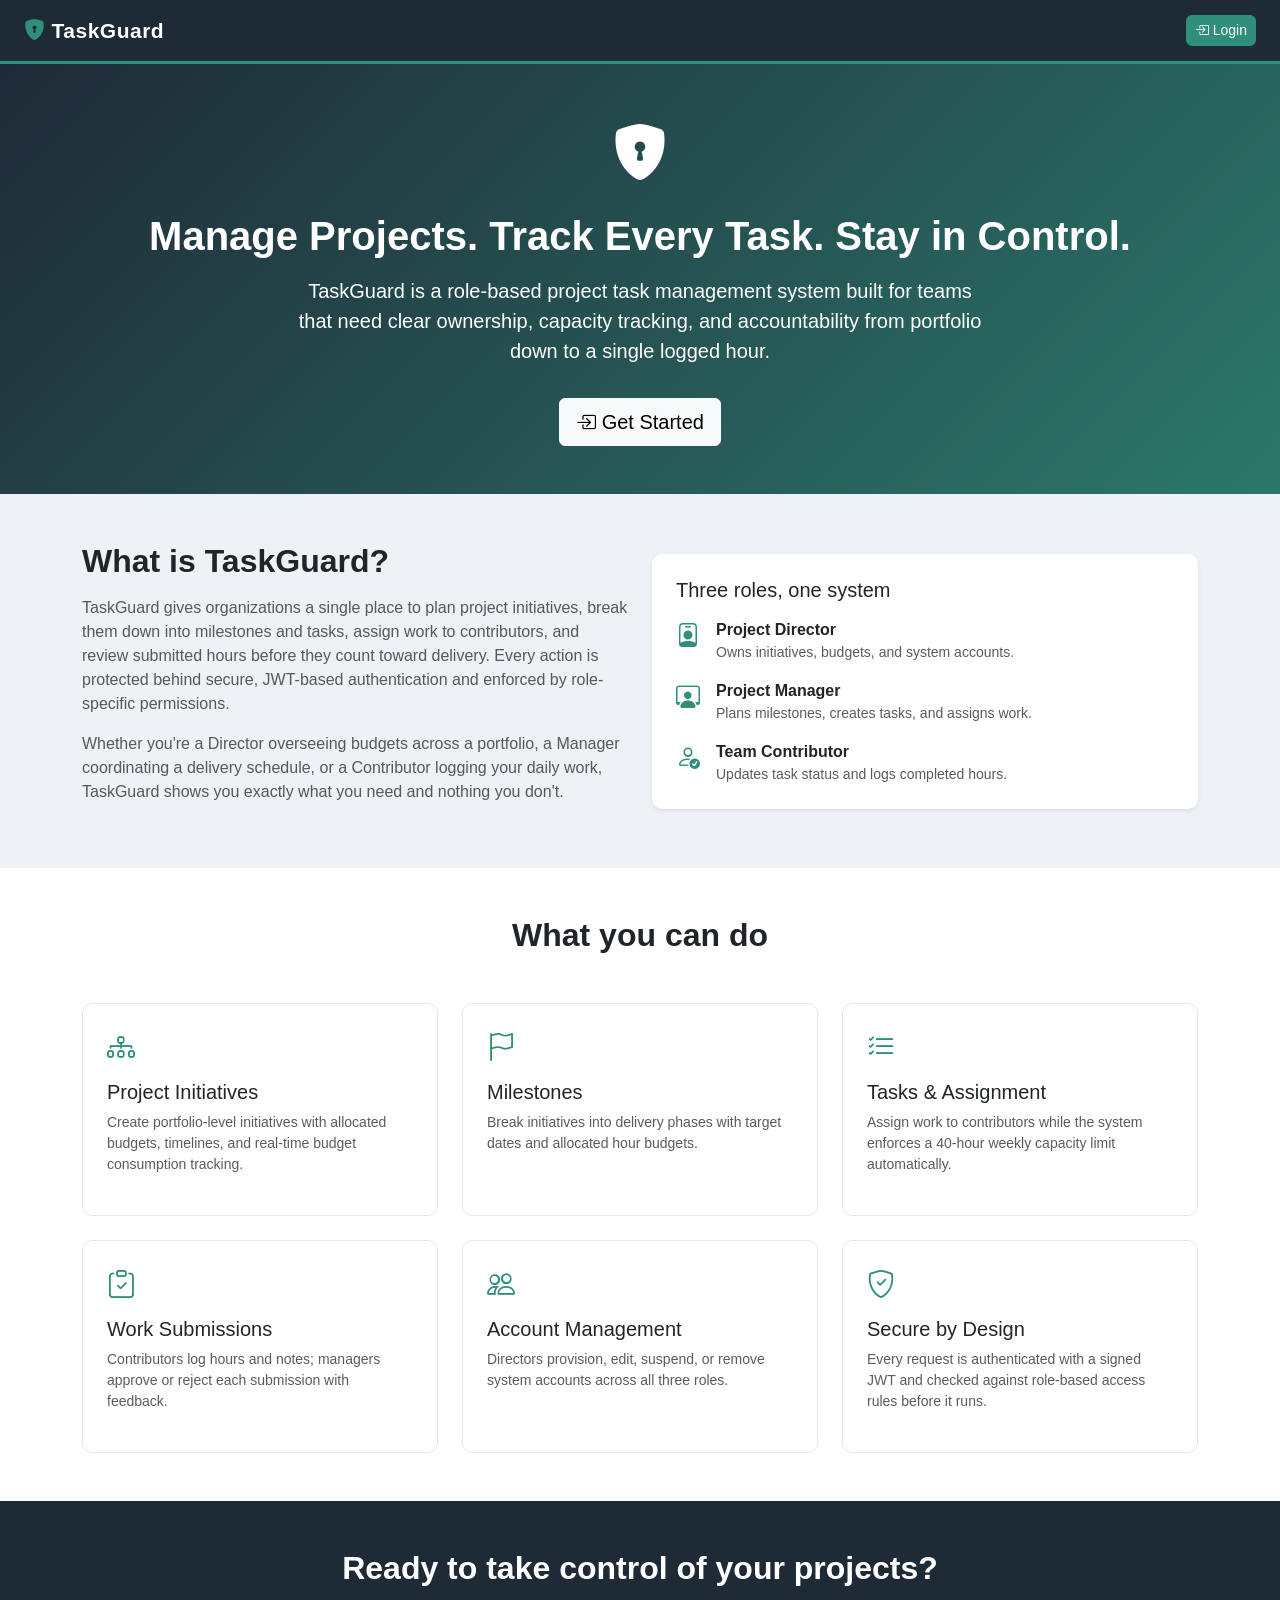
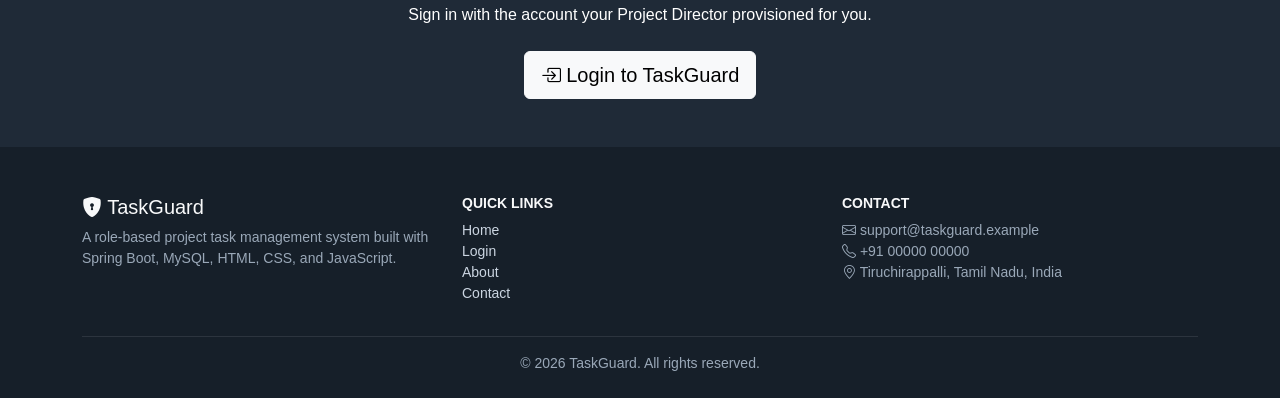
<file: frontend/index.html>
<!DOCTYPE html>
<html lang="en">
<head>
<meta charset="UTF-8">
<meta name="viewport" content="width=device-width, initial-scale=1.0">
<title>TaskGuard - Project Task Management</title>

<link href="https://cdn.jsdelivr.net/npm/bootstrap@5.3.7/dist/css/bootstrap.min.css" rel="stylesheet">
<link href="https://cdn.jsdelivr.net/npm/bootstrap-icons@1.13.1/font/bootstrap-icons.min.css" rel="stylesheet">
<link rel="stylesheet" href="css/style.css">
</head>
<body>

<!-- ================= NAVBAR ================= -->
<nav class="tg-topbar d-flex align-items-center justify-content-between px-4">
    <span class="tg-brand"><i class="bi bi-shield-lock-fill"></i>TaskGuard</span>
    <div>
        <a href="login.html" class="btn btn-brand btn-sm">
            <i class="bi bi-box-arrow-in-right"></i> Login
        </a>
    </div>
</nav>

<!-- ================= HERO ================= -->
<section class="hero-section text-white">
    <div class="container text-center py-5">
        <i class="bi bi-shield-lock-fill hero-icon"></i>
        <h1 class="fw-bold mt-3">Manage Projects. Track Every Task. Stay in Control.</h1>
        <p class="lead mt-3 mx-auto" style="max-width:700px;">
            TaskGuard is a role-based project task management system built for teams that need
            clear ownership, capacity tracking, and accountability from portfolio down to a single
            logged hour.
        </p>
        <a href="login.html" class="btn btn-light btn-lg mt-3">
            <i class="bi bi-box-arrow-in-right"></i> Get Started
        </a>
    </div>
</section>

<!-- ================= ABOUT ================= -->
<section class="container py-5">
    <div class="row align-items-center g-4">
        <div class="col-lg-6">
            <h2 class="fw-bold mb-3">What is TaskGuard?</h2>
            <p class="text-muted">
                TaskGuard gives organizations a single place to plan project initiatives, break them
                down into milestones and tasks, assign work to contributors, and review submitted
                hours before they count toward delivery. Every action is protected behind secure,
                JWT-based authentication and enforced by role-specific permissions.
            </p>
            <p class="text-muted">
                Whether you're a Director overseeing budgets across a portfolio, a Manager
                coordinating a delivery schedule, or a Contributor logging your daily work, TaskGuard
                shows you exactly what you need and nothing you don't.
            </p>
        </div>
        <div class="col-lg-6">
            <div class="card shadow-sm p-4">
                <h5 class="mb-3">Three roles, one system</h5>
                <div class="d-flex align-items-start mb-3">
                    <i class="bi bi-person-badge fs-4 text-brand me-3"></i>
                    <div>
                        <strong>Project Director</strong>
                        <p class="text-muted small mb-0">Owns initiatives, budgets, and system accounts.</p>
                    </div>
                </div>
                <div class="d-flex align-items-start mb-3">
                    <i class="bi bi-person-workspace fs-4 text-brand me-3"></i>
                    <div>
                        <strong>Project Manager</strong>
                        <p class="text-muted small mb-0">Plans milestones, creates tasks, and assigns work.</p>
                    </div>
                </div>
                <div class="d-flex align-items-start">
                    <i class="bi bi-person-check fs-4 text-brand me-3"></i>
                    <div>
                        <strong>Team Contributor</strong>
                        <p class="text-muted small mb-0">Updates task status and logs completed hours.</p>
                    </div>
                </div>
            </div>
        </div>
    </div>
</section>

<!-- ================= FEATURES ================= -->
<section class="bg-white py-5">
    <div class="container">
        <h2 class="fw-bold text-center mb-5">What you can do</h2>
        <div class="row g-4">
            <div class="col-md-4">
                <div class="feature-card">
                    <i class="bi bi-diagram-3"></i>
                    <h5>Project Initiatives</h5>
                    <p class="text-muted small">
                        Create portfolio-level initiatives with allocated budgets, timelines, and
                        real-time budget consumption tracking.
                    </p>
                </div>
            </div>
            <div class="col-md-4">
                <div class="feature-card">
                    <i class="bi bi-flag"></i>
                    <h5>Milestones</h5>
                    <p class="text-muted small">
                        Break initiatives into delivery phases with target dates and allocated hour
                        budgets.
                    </p>
                </div>
            </div>
            <div class="col-md-4">
                <div class="feature-card">
                    <i class="bi bi-list-check"></i>
                    <h5>Tasks &amp; Assignment</h5>
                    <p class="text-muted small">
                        Assign work to contributors while the system enforces a 40-hour weekly
                        capacity limit automatically.
                    </p>
                </div>
            </div>
            <div class="col-md-4">
                <div class="feature-card">
                    <i class="bi bi-clipboard-check"></i>
                    <h5>Work Submissions</h5>
                    <p class="text-muted small">
                        Contributors log hours and notes; managers approve or reject each submission
                        with feedback.
                    </p>
                </div>
            </div>
            <div class="col-md-4">
                <div class="feature-card">
                    <i class="bi bi-people"></i>
                    <h5>Account Management</h5>
                    <p class="text-muted small">
                        Directors provision, edit, suspend, or remove system accounts across all
                        three roles.
                    </p>
                </div>
            </div>
            <div class="col-md-4">
                <div class="feature-card">
                    <i class="bi bi-shield-check"></i>
                    <h5>Secure by Design</h5>
                    <p class="text-muted small">
                        Every request is authenticated with a signed JWT and checked against
                        role-based access rules before it runs.
                    </p>
                </div>
            </div>
        </div>
    </div>
</section>

<!-- ================= CALL TO ACTION ================= -->
<section class="cta-section text-white text-center py-5">
    <h2 class="fw-bold mb-3">Ready to take control of your projects?</h2>
    <p class="mb-4">Sign in with the account your Project Director provisioned for you.</p>
    <a href="login.html" class="btn btn-light btn-lg">
        <i class="bi bi-box-arrow-in-right"></i> Login to TaskGuard
    </a>
</section>

<!-- ================= FOOTER ================= -->
<footer class="tg-footer text-light pt-5 pb-4">
    <div class="container">
        <div class="row g-4">
            <div class="col-md-4">
                <h5><i class="bi bi-shield-lock-fill"></i> TaskGuard</h5>
                <p class="text-muted small">
                    A role-based project task management system built with Spring Boot, MySQL,
                    HTML, CSS, and JavaScript.
                </p>
            </div>
            <div class="col-md-4">
                <h6 class="text-uppercase small fw-bold">Quick Links</h6>
                <ul class="list-unstyled small">
                    <li><a href="index.html">Home</a></li>
                    <li><a href="login.html">Login</a></li>
                    <li><a href="#" onclick="return false;">About</a></li>
                    <li><a href="#" onclick="return false;">Contact</a></li>
                </ul>
            </div>
            <div class="col-md-4">
                <h6 class="text-uppercase small fw-bold">Contact</h6>
                <ul class="list-unstyled small text-muted">
                    <li><i class="bi bi-envelope"></i> <a href="mailto:support@taskguard.example">support@taskguard.example</a></li>
                    <li><i class="bi bi-telephone"></i> <a href="tel:+910000000000">+91 00000 00000</a></li>
                    <li><i class="bi bi-geo-alt"></i> Tiruchirappalli, Tamil Nadu, India</li>
                </ul>
            </div>
        </div>
        <hr class="border-secondary">
        <p class="text-center text-muted small mb-0">
            &copy; <span id="currentYear"></span> TaskGuard. All rights reserved.
        </p>
    </div>
</footer>

<script src="https://cdn.jsdelivr.net/npm/bootstrap@5.3.7/dist/js/bootstrap.bundle.min.js"></script>
<script>
    document.getElementById("currentYear").textContent = new Date().getFullYear();
</script>
</body>
</html>
</file>
<file: frontend/css/style.css>
/* ==========================================
   TaskGuard
   style.css
   ========================================== */

* {
    margin: 0;
    padding: 0;
    box-sizing: border-box;
}

body {
    background: #eef1f5;
    font-family: 'Segoe UI', Arial, Helvetica, sans-serif;
}

code, .code-tag {
    font-family: 'Consolas', 'Courier New', monospace;
}

/* ==========================================
   NAVBAR
   ========================================== */

.tg-topbar {
    height: 64px;
    background: #1f2a37;
    border-bottom: 3px solid #2f8f7a;
}

.tg-brand {
    font-size: 21px;
    font-weight: 700;
    color: #fff;
    letter-spacing: 0.5px;
}

.tg-brand i {
    color: #2f8f7a;
    margin-right: 6px;
}

.role-pill {
    background: #2f8f7a;
    color: #fff;
    font-size: 11px;
    font-weight: 600;
    padding: 2px 8px;
    border-radius: 10px;
    margin-left: 6px;
    text-transform: uppercase;
}

/* ==========================================
   SIDEBAR
   ========================================== */

.tg-sidebar {
    background: #263544;
    min-height: calc(100vh - 64px);
}

.tg-sidebar .list-group-item {
    background: #263544;
    color: #cbd5e1;
    border: none;
    border-left: 3px solid transparent;
    padding: 14px 20px;
    font-size: 15px;
}

.tg-sidebar .list-group-item i {
    margin-right: 10px;
    width: 18px;
    display: inline-block;
}

.tg-sidebar .list-group-item:hover {
    background: #30414f;
    color: #fff;
}

.tg-sidebar .active {
    background: #30414f;
    color: #fff;
    border-left: 3px solid #2f8f7a;
    font-weight: 600;
}

/* ==========================================
   CARDS
   ========================================== */

.card {
    border: none;
    border-radius: 10px;
}

.card-header {
    font-weight: 600;
}

.stat-card {
    border-left: 4px solid #2f8f7a;
}

.stat-card .stat-value {
    font-size: 28px;
    font-weight: 700;
}

.stat-card .stat-label {
    font-size: 12px;
    text-transform: uppercase;
    color: #6b7785;
    letter-spacing: 0.5px;
}

/* ==========================================
   FORMS
   ========================================== */

label {
    font-weight: 600;
    font-size: 14px;
}

.form-control, .form-select, textarea {
    border-radius: 6px;
}

.form-control:focus, .form-select:focus, textarea:focus {
    border-color: #2f8f7a;
    box-shadow: 0 0 0 0.2rem rgba(47, 143, 122, 0.2);
}

.field-error {
    color: #c0392b;
    font-size: 12.5px;
    margin-top: 3px;
    display: block;
}

/* ==========================================
   BUTTONS
   ========================================== */

.btn {
    border-radius: 6px;
}

.btn-brand {
    background: #2f8f7a;
    border-color: #2f8f7a;
    color: #fff;
}

.btn-brand:hover {
    background: #257a68;
    border-color: #257a68;
    color: #fff;
}

/* ==========================================
   TABLE
   ========================================== */

.table thead {
    background: #1f2a37;
    color: #fff;
}

.table th, .table td {
    vertical-align: middle;
}

.table-card {
    overflow-x: auto;
}

/* ==========================================
   BADGES
   ========================================== */

.badge-teal { background: #2f8f7a; color: #fff; }
.badge-amber { background: #d9992a; color: #fff; }
.badge-slate { background: #6b7785; color: #fff; }
.badge-slate-dark { background: #495566; color: #fff; }
.badge-green { background: #3f9142; color: #fff; }
.badge-red { background: #c0392b; color: #fff; }

/* ==========================================
   CAPACITY BAR
   ========================================== */

.capacity-track {
    background: #e2e6ea;
    border-radius: 10px;
    height: 8px;
    width: 100%;
    overflow: hidden;
    margin-top: 4px;
}

.capacity-fill {
    height: 100%;
    background: #2f8f7a;
}

.capacity-fill.amber { background: #d9992a; }
.capacity-fill.red { background: #c0392b; }

.capacity-text {
    font-size: 12px;
    color: #6b7785;
}

/* ==========================================
   LOGIN PAGE
   ========================================== */

.login-wrap {
    background: linear-gradient(135deg, #1f2a37 0%, #2f8f7a 130%);
    min-height: 100vh;
}

.login-card {
    border-radius: 12px;
    max-width: 440px;
}

.login-card .card-header {
    background: #1f2a37;
    color: #fff;
    font-size: 20px;
    border-radius: 12px 12px 0 0 !important;
}

/* ==========================================
   MISC
   ========================================== */

.empty-state {
    text-align: center;
    padding: 40px 15px;
    color: #6b7785;
}

.empty-state i {
    font-size: 40px;
    color: #c7cdd4;
    display: block;
    margin-bottom: 10px;
}

.filter-bar {
    background: #fff;
    border-radius: 10px;
    padding: 14px;
    margin-bottom: 18px;
    box-shadow: 0 1px 3px rgba(0,0,0,0.08);
}

@media (max-width: 768px) {
    .tg-sidebar { min-height: auto; }
}

/* ==========================================
   HOME PAGE - HERO
   ========================================== */

.hero-section {
    background: linear-gradient(135deg, #1f2a37 0%, #2f8f7a 130%);
}

.hero-icon {
    font-size: 56px;
    color: #fff;
}

/* ==========================================
   HOME PAGE - FEATURE CARDS
   ========================================== */

.feature-card {
    background: #fff;
    border: 1px solid #e5e9ee;
    border-radius: 10px;
    padding: 24px;
    height: 100%;
}

.feature-card i {
    font-size: 28px;
    color: #2f8f7a;
    margin-bottom: 10px;
    display: block;
}

.text-brand {
    color: #2f8f7a;
}

/* ==========================================
   HOME PAGE - CALL TO ACTION
   ========================================== */

.cta-section {
    background: #1f2a37;
}

/* ==========================================
   HOME PAGE - FOOTER
   ========================================== */

.tg-footer {
    background: #161f29;
}

.tg-footer a {
    color: #cbd5e1;
    text-decoration: none;
}

.tg-footer a:hover {
    color: #2f8f7a;
}

.tg-footer .text-muted {
    color: #9aa8b8 !important;
}

.tg-footer .text-muted a {
    color: #9aa8b8 !important;
}

.tg-footer .text-muted a:hover {
    color: #2f8f7a !important;
}
</file>
